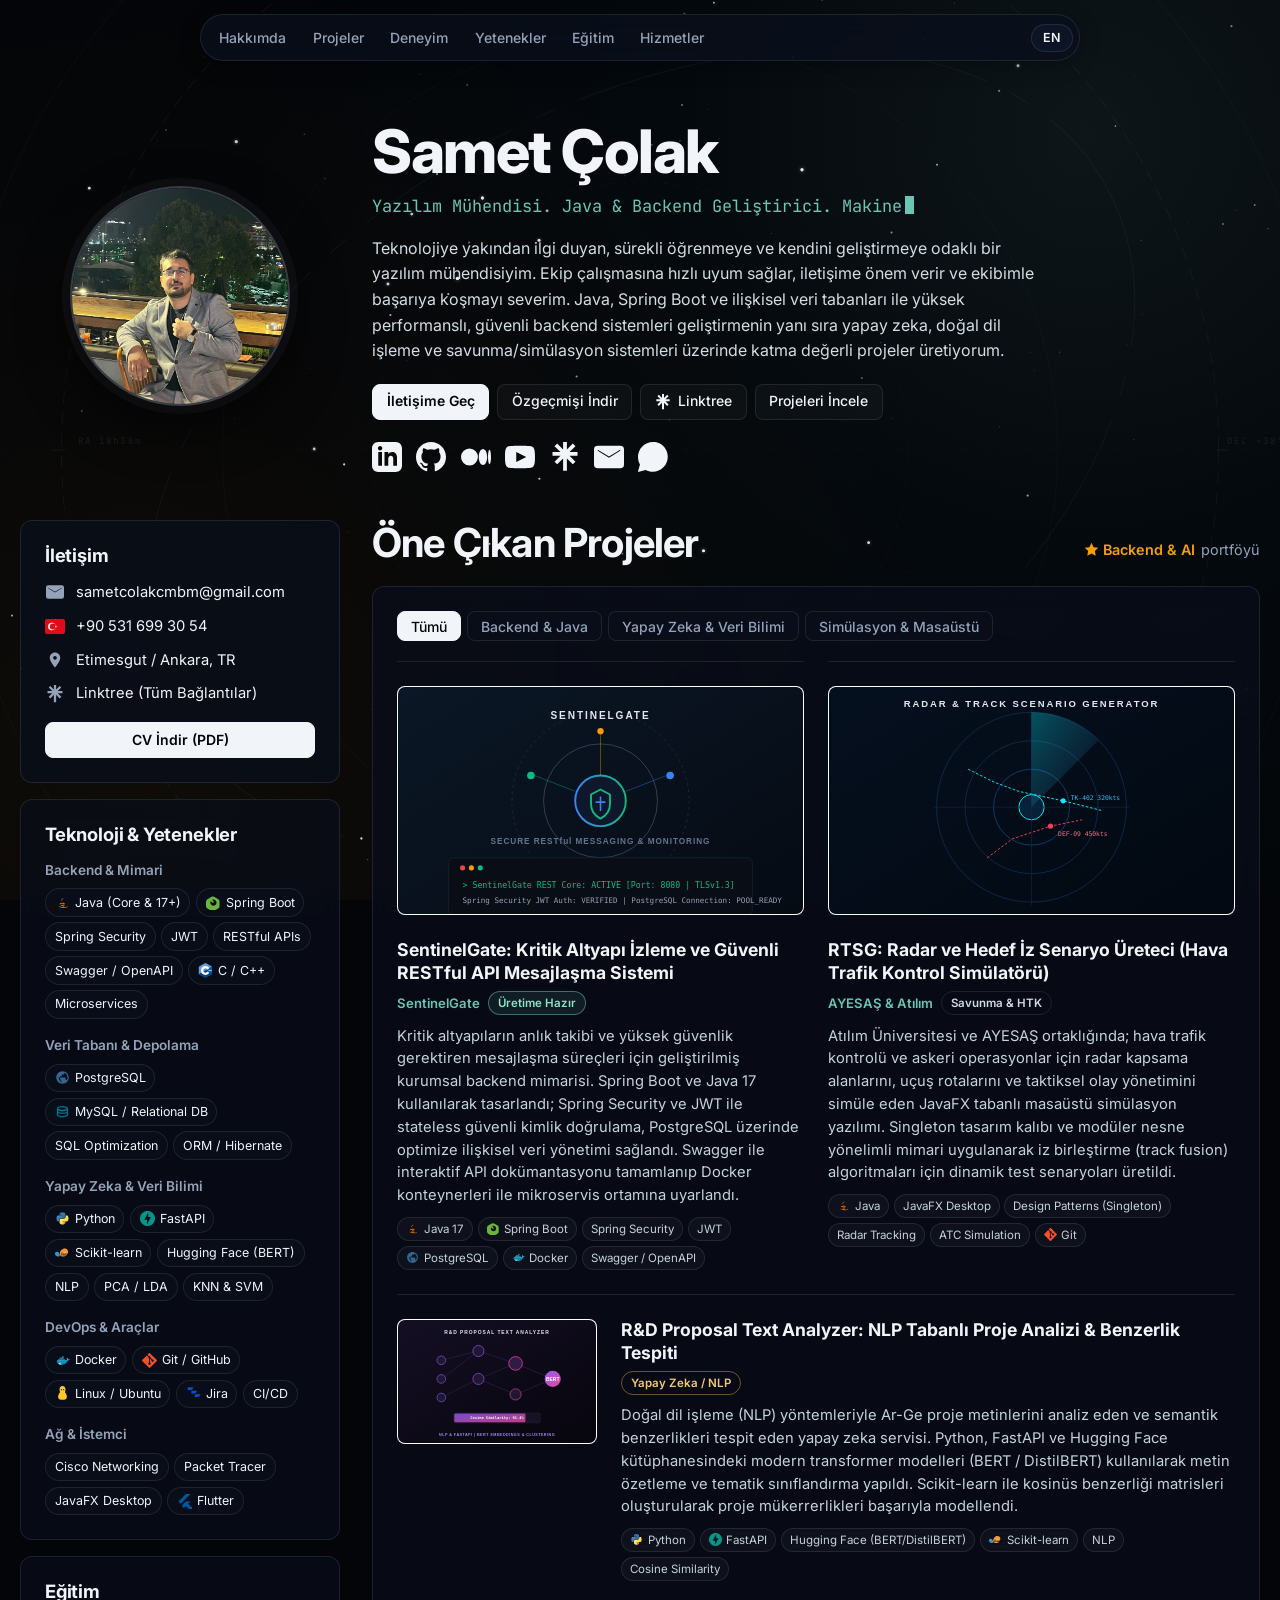
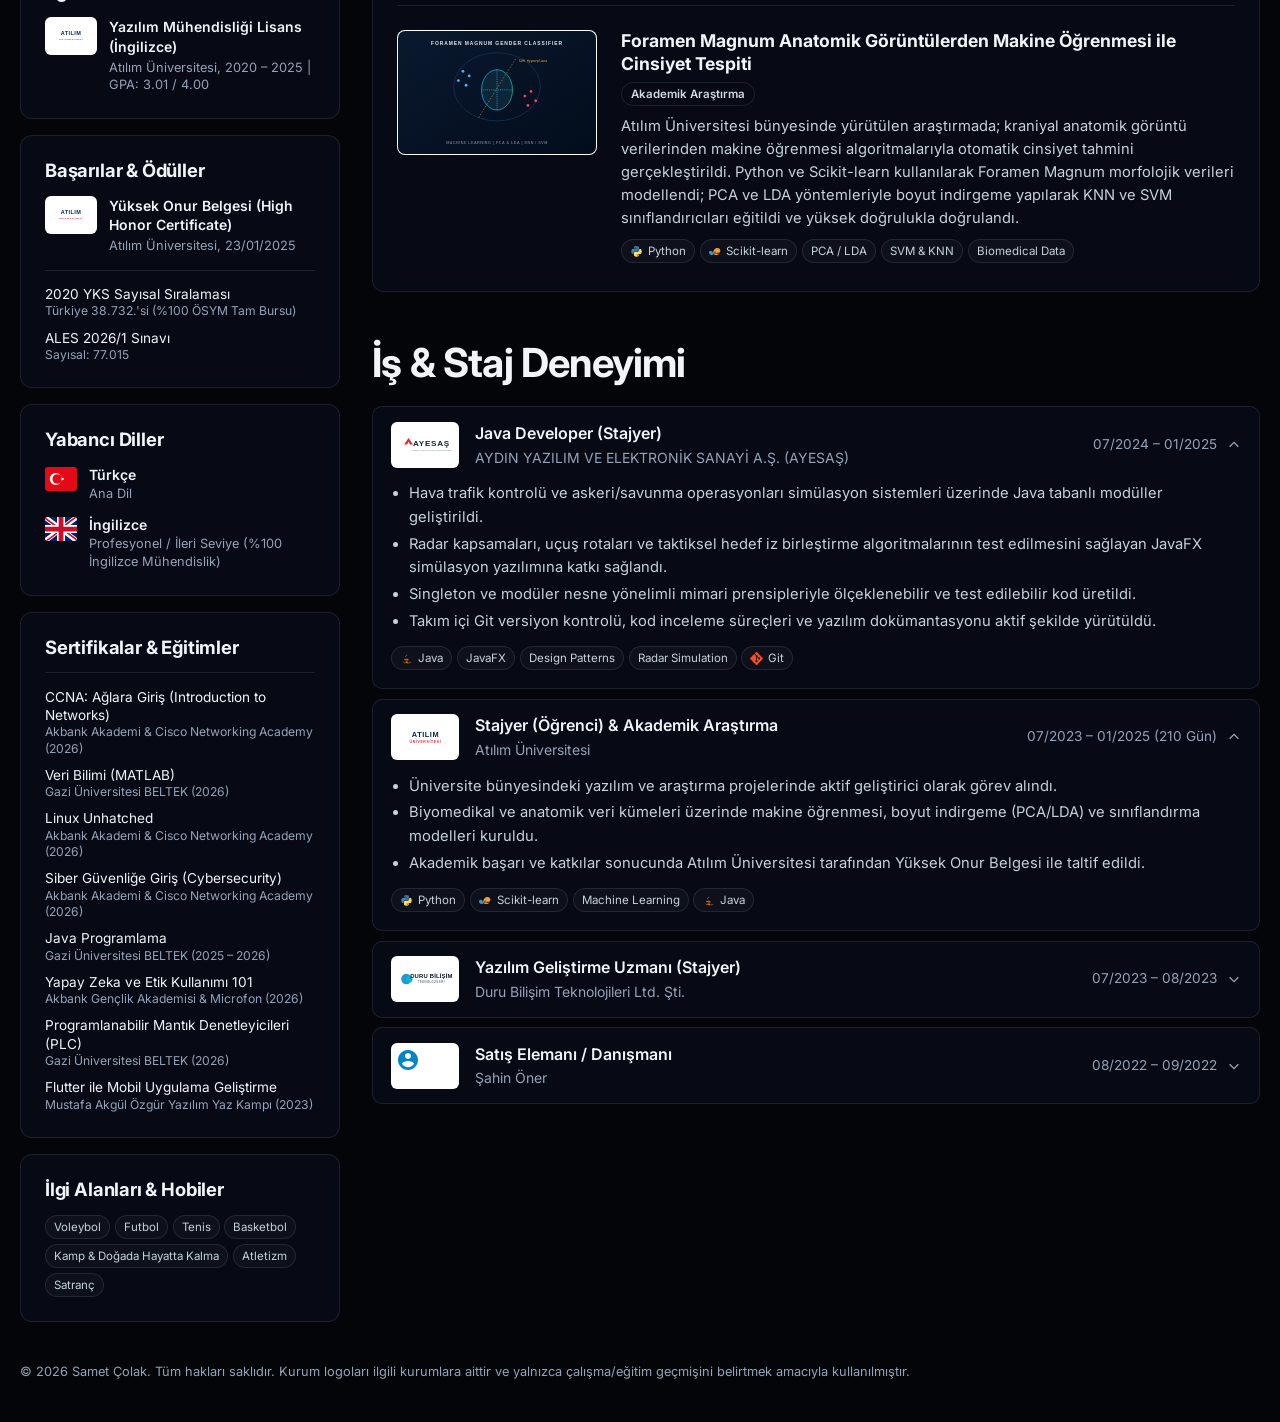
<file: index.html>
<!doctype html>
<html lang="tr" data-title-en="Samet Çolak | Software Engineer & Backend Developer" data-title-tr="Samet Çolak | Yazılım Mühendisi & Backend Geliştirici">
<head>
<meta charset="utf-8">
<meta name="viewport" content="width=device-width, initial-scale=1">
<script>
(function(){var r=document.documentElement,l;r.classList.add('js');try{l=localStorage.getItem('site-lang')}catch(e){}
r.lang=l==='en'?'en':'tr';document.title=r.dataset['title'+(r.lang==='en'?'En':'Tr')]||r.dataset.titleTr})();
</script>
<title>Samet Çolak | Yazılım Mühendisi & Backend Geliştirici</title>
<meta name="description" content="Samet Çolak: Yazılım Mühendisi ve Backend Geliştirici. Java, Spring Boot, PostgreSQL, Yapay Zeka ve Dağıtık Sistemler.">
<meta name="author" content="Samet Çolak">
<link rel="canonical" href="https://sametttclk.github.io/portfolio/">
<meta property="og:type" content="profile">
<meta property="og:title" content="Samet Çolak | Yazılım Mühendisi & Backend Geliştirici">
<meta property="og:description" content="Java, Spring Boot, PostgreSQL, Yapay Zeka ve Simülasyon Sistemleri.">
<meta property="og:url" content="https://sametttclk.github.io/portfolio/">
<meta property="og:image" content="assets/img/portrait.jpg">
<meta name="theme-color" content="#060d14">
<link rel="icon" href="assets/img/flags/tr.svg" type="image/svg+xml">
<link rel="preconnect" href="https://fonts.googleapis.com">
<link rel="preconnect" href="https://fonts.gstatic.com" crossorigin>
<link rel="stylesheet" href="https://fonts.googleapis.com/css2?family=Inter:wght@400;500;600;700;800&family=JetBrains+Mono:wght@400;500&display=swap">
<link rel="stylesheet" href="assets/css/site.css">
<script type="application/ld+json">
{
  "@context": "https://schema.org",
  "@type": "Person",
  "name": "Samet Çolak",
  "url": "https://sametttclk.github.io/portfolio/",
  "image": "assets/img/portrait.jpg",
  "email": "mailto:sametcolakcmbm@gmail.com",
  "telephone": "+905316993054",
  "jobTitle": "Software Engineer & Backend Developer",
  "sameAs": [
    "https://www.linkedin.com/in/sametttclk",
    "https://github.com/sametttclk",
    "https://medium.com/@sametcolakcmbm",
    "https://www.youtube.com/@sametcolak4392",
    "https://sametttclk.github.io/linktree/"
  ],
  "alumniOf": [
    {"@type": "CollegeOrUniversity", "name": "Atılım Üniversitesi"}
  ],
  "knowsAbout": [
    "Java",
    "Spring Boot",
    "PostgreSQL",
    "Python",
    "Docker",
    "Machine Learning",
    "REST APIs",
    "Software Architecture"
  ]
}
</script>
</head>
<body>
<a class="skip" href="#main"><span lang="en">Skip to content</span><span lang="tr">İçeriğe atla</span></a>
<div id="bg" aria-hidden="true">
  <div class="orbit-layer">
    <svg class="orbit-svg" viewBox="0 0 1400 1400" fill="none" xmlns="http://www.w3.org/2000/svg">
      <circle cx="700" cy="700" r="640" stroke="rgba(148, 163, 184, 0.04)" stroke-width="1"/>
      <circle cx="700" cy="700" r="540" stroke="rgba(148, 163, 184, 0.065)" stroke-width="1" stroke-dasharray="12 8"/>
      <ellipse cx="700" cy="700" rx="500" ry="320" transform="rotate(-30 700 700)" stroke="rgba(148, 163, 184, 0.06)" stroke-width="1" stroke-dasharray="160 25 20 25"/>
      <line x1="700" y1="40" x2="700" y2="1360" stroke="rgba(148, 163, 184, 0.03)" stroke-width="1" stroke-dasharray="6 14"/>
      <line x1="40" y1="700" x2="1360" y2="700" stroke="rgba(148, 163, 184, 0.03)" stroke-width="1" stroke-dasharray="6 14"/>
      <circle cx="700" cy="700" r="390" stroke="rgba(148, 163, 184, 0.045)" stroke-width="0.8"/>
      <circle cx="700" cy="700" r="250" stroke="rgba(148, 163, 184, 0.05)" stroke-width="0.8" stroke-dasharray="4 6"/>
      <path d="M700 60 v20 M690 70 h20" stroke="rgba(148, 163, 184, 0.14)" stroke-width="1"/>
      <path d="M700 1320 v20 M690 1330 h20" stroke="rgba(148, 163, 184, 0.14)" stroke-width="1"/>
      <path d="M60 700 h20 M70 690 v20" stroke="rgba(148, 163, 184, 0.14)" stroke-width="1"/>
      <path d="M1320 700 h20 M1330 690 v20" stroke="rgba(148, 163, 184, 0.14)" stroke-width="1"/>
      <g stroke="rgba(148, 163, 184, 0.08)" stroke-width="1">
        <line x1="700" y1="150" x2="700" y2="162"/>
        <line x1="700" y1="1238" x2="700" y2="1250"/>
        <line x1="150" y1="700" x2="162" y2="700"/>
        <line x1="1238" y1="700" x2="1250" y2="700"/>
        <line x1="318" y1="318" x2="326" y2="326"/>
        <line x1="1082" y1="318" x2="1074" y2="326"/>
        <line x1="318" y1="1082" x2="326" y2="1074"/>
        <line x1="1082" y1="1082" x2="1074" y2="1074"/>
      </g>
      <text x="714" y="166" fill="rgba(148, 163, 184, 0.13)" font-family="'JetBrains Mono', monospace" font-size="8.5" letter-spacing="2">TRAJECTORY // 2001-ODYSSEY</text>
      <text x="714" y="1245" fill="rgba(148, 163, 184, 0.13)" font-family="'JetBrains Mono', monospace" font-size="8.5" letter-spacing="2">EVENT HORIZON // R-640</text>
      <text x="1248" y="694" fill="rgba(148, 163, 184, 0.13)" font-family="'JetBrains Mono', monospace" font-size="8.5" letter-spacing="2">DEC +38°47'</text>
      <text x="175" y="694" fill="rgba(148, 163, 184, 0.13)" font-family="'JetBrains Mono', monospace" font-size="8.5" letter-spacing="2">RA 18h36m</text>
    </svg>
  </div>
</div>

<nav class="nav" aria-label="Main">
  <div class="nav-track">
    <a href="#about"><span lang="en">About</span><span lang="tr">Hakkımda</span></a>
    <a href="#projects"><span lang="en">Projects</span><span lang="tr">Projeler</span></a>
    <a href="#experience"><span lang="en">Experience</span><span lang="tr">Deneyim</span></a>
    <a href="#stack"><span lang="en">Stack</span><span lang="tr">Yetenekler</span></a>
    <a href="#education"><span lang="en">Education</span><span lang="tr">Eğitim</span></a>
    <a href="consulting.html"><span lang="en">Services</span><span lang="tr">Hizmetler</span></a>
    <a class="narrow-only" href="#contact"><span lang="en">Contact</span><span lang="tr">İletişim</span></a>
  </div>
  <button id="lang-toggle" type="button">EN</button>
</nav>

<main id="main">
<header class="hero wide" id="about">
  <img class="portrait" src="assets/img/portrait.jpg" width="1100" height="1467" alt="Samet Çolak" fetchpriority="high">
  <div class="hero-copy">
    <h1>Samet Çolak</h1>
    <p class="typed" data-tr="Yazılım Mühendisi. Java &amp; Backend Geliştirici. Makine Öğrenmesi &amp; Sistemler." data-en="Software Engineer. Java &amp; Backend Developer. Machine Learning &amp; Systems."><span class="typed-text"><span lang="tr">Yazılım Mühendisi. Java &amp; Backend Geliştirici. Makine Öğrenmesi &amp; Sistemler.</span><span lang="en">Software Engineer. Java &amp; Backend Developer. Machine Learning &amp; Systems.</span></span><i aria-hidden="true"></i></p>
    <p class="bio" lang="tr">Teknolojiye yakından ilgi duyan, sürekli öğrenmeye ve kendini geliştirmeye odaklı bir yazılım mühendisiyim. Ekip çalışmasına hızlı uyum sağlar, iletişime önem verir ve ekibimle başarıya koşmayı severim. Java, Spring Boot ve ilişkisel veri tabanları ile yüksek performanslı, güvenli backend sistemleri geliştirmenin yanı sıra yapay zeka, doğal dil işleme ve savunma/simülasyon sistemleri üzerinde katma değerli projeler üretiyorum.</p>
    <p class="bio" lang="en">Passionate and disciplined Software Engineer focused on building high-performance, secure and scalable backend systems using Java, Spring Boot and relational databases. Experienced in machine learning, NLP and defense/mission-critical simulation software. Committed to continuous learning, strong communication and delivering reliable production systems.</p>
    <div class="acts">
      <a class="act solid" href="mailto:sametcolakcmbm@gmail.com"><span lang="en">Get in touch</span><span lang="tr">İletişime Geç</span></a>
      <a class="act" href="assets/docs/Samet_Colak_CV.pdf" download><span lang="en">Download CV</span><span lang="tr">Özgeçmişi İndir</span></a>
      <a class="act" href="https://sametttclk.github.io/linktree/" target="_blank" rel="noopener"><svg viewBox="0 0 24 24" width="16" height="16" fill="currentColor" aria-hidden="true"><path d="M13.51 5.92 18.25 1.18 20.37 3.3 15.63 8.04H22V11H15.63L20.37 15.74 18.25 17.86 13.51 13.12V23H10.49V13.12L5.75 17.86 3.63 15.74 8.37 11H2V8.04H8.37L3.63 3.3 5.75 1.18 10.49 5.92V0H13.51V5.92Z"/></svg><span lang="en">Linktree</span><span lang="tr">Linktree</span></a>
      <a class="act" href="#projects"><span lang="en">Explore Projects</span><span lang="tr">Projeleri İncele</span></a>
    </div>
    <div class="socials">
      <a href="https://www.linkedin.com/in/sametttclk" target="_blank" rel="noopener" aria-label="LinkedIn" title="LinkedIn"><svg viewBox="0 0 24 24" width="30" height="30" fill="currentColor" aria-hidden="true"><path d="M19 0h-14c-2.761 0-5 2.239-5 5v14c0 2.761 2.239 5 5 5h14c2.762 0 5-2.239 5-5v-14c0-2.761-2.238-5-5-5zm-11 19h-3v-11h3v11zm-1.5-12.268c-.966 0-1.75-.79-1.75-1.764s.784-1.764 1.75-1.764 1.75.79 1.75 1.764-.783 1.764-1.75 1.764zm13.5 12.268h-3v-5.604c0-3.368-4-3.113-4 0v5.604h-3v-11h3v1.765c1.396-2.586 7-2.777 7 2.476v6.759z"/></svg></a>
      <a href="https://github.com/sametttclk" target="_blank" rel="noopener" aria-label="GitHub" title="GitHub"><svg viewBox="0 0 24 24" width="30" height="30" fill="currentColor" aria-hidden="true"><path d="M12 0c-6.626 0-12 5.373-12 12 0 5.302 3.438 9.8 8.207 11.387.599.111.793-.261.793-.577v-2.234c-3.338.726-4.033-1.416-4.033-1.416-.546-1.387-1.333-1.756-1.333-1.756-1.089-.745.083-.729.083-.729 1.205.084 1.839 1.237 1.839 1.237 1.07 1.834 2.807 1.304 3.492.997.107-.775.418-1.305.762-1.604-2.665-.305-5.467-1.334-5.467-5.931 0-1.311.469-2.381 1.236-3.221-.124-.303-.535-1.524.117-3.176 0 0 1.008-.322 3.301 1.23.957-.266 1.983-.399 3.003-.404 1.02.005 2.047.138 3.006.404 2.291-1.552 3.297-1.23 3.297-1.23.653 1.653.242 2.874.118 3.176.77.84 1.235 1.911 1.235 3.221 0 4.609-2.807 5.624-5.479 5.921.43.372.823 1.102.823 2.222v3.293c0 .319.192.694.801.576 4.765-1.589 8.199-6.086 8.199-11.386 0-6.627-5.373-12-12-12z"/></svg></a>
      <a href="https://medium.com/@sametcolakcmbm" target="_blank" rel="noopener" aria-label="Medium" title="Medium"><svg viewBox="0 0 24 24" width="30" height="30" fill="currentColor" aria-hidden="true"><path d="M13.54 12a6.8 6.8 0 01-6.77 6.82A6.8 6.8 0 010 12a6.8 6.8 0 016.77-6.82A6.8 6.8 0 0113.54 12zM20.96 12c0 3.54-1.51 6.42-3.38 6.42-1.87 0-3.39-2.88-3.39-6.42s1.52-6.42 3.39-6.42 3.38 2.88 3.38 6.42M24 12c0 3.17-.53 5.75-1.19 5.75-.66 0-1.19-2.58-1.19-5.75s.53-5.75 1.19-5.75C23.47 6.25 24 8.83 24 12z"/></svg></a>
      <a href="https://www.youtube.com/@sametcolak4392" target="_blank" rel="noopener" aria-label="YouTube" title="YouTube"><svg viewBox="0 0 24 24" width="30" height="30" fill="currentColor" aria-hidden="true"><path d="M19.615 3.184c-3.604-.246-11.631-.245-15.23 0-3.897.266-4.356 2.62-4.385 8.816.029 6.185.484 8.549 4.385 8.816 3.6.245 11.626.246 15.23 0 3.897-.266 4.356-2.62 4.385-8.816-.029-6.185-.484-8.549-4.385-8.816zm-10.615 12.816v-8l8 3.993-8 4.007z"/></svg></a>
      <a href="https://sametttclk.github.io/linktree/" target="_blank" rel="noopener" aria-label="Linktree" title="Linktree"><svg viewBox="0 0 24 24" width="30" height="30" fill="currentColor" aria-hidden="true"><path d="M13.51 5.92 18.25 1.18 20.37 3.3 15.63 8.04H22V11H15.63L20.37 15.74 18.25 17.86 13.51 13.12V23H10.49V13.12L5.75 17.86 3.63 15.74 8.37 11H2V8.04H8.37L3.63 3.3 5.75 1.18 10.49 5.92V0H13.51V5.92Z"/></svg></a>
      <a href="mailto:sametcolakcmbm@gmail.com" aria-label="Email" title="Email"><svg viewBox="0 0 24 24" width="30" height="30" fill="currentColor" aria-hidden="true"><path d="M3 3h18a3 3 0 0 1 3 3v12a3 3 0 0 1-3 3H3a3 3 0 0 1-3-3V6a3 3 0 0 1 3-3zm0 3.2V7l9 5.6L21 7v-.8l-9 5.4z"/></svg></a>
      <a href="https://wa.me/905316993054" target="_blank" rel="noopener" aria-label="WhatsApp" title="WhatsApp"><svg viewBox="0 0 24 24" width="30" height="30" fill="currentColor" aria-hidden="true"><path d="M12.031 6.172c-3.181 0-5.767 2.586-5.768 5.766-.001 1.298.38 2.27 1.019 3.287l-.582 2.128 2.182-.573c.978.58 1.911.928 3.145.929 3.178 0 5.767-2.587 5.768-5.766.001-3.187-2.575-5.77-5.764-5.771zm3.392 8.244c-.144.405-.837.774-1.17.824-.299.045-.677.063-1.092-.069-.252-.08-.575-.187-.988-.365-1.739-.751-2.874-2.502-2.961-2.617-.087-.116-.708-.94-.708-1.793s.448-1.273.607-1.446c.159-.173.346-.217.462-.217l.332.006c.106.005.249-.04.39.298.144.347.491 1.2.534 1.287.043.087.072.188.014.304-.058.116-.087.188-.173.289l-.26.304c-.087.086-.177.18-.076.354.101.174.449.741.964 1.201.662.591 1.221.774 1.394.86s.275.072.376-.044c.101-.116.433-.506.549-.68.116-.173.231-.145.39-.087s1.011.477 1.184.564.289.13.332.202c.045.072.045.419-.1.824zm-3.423-14.416c-6.627 0-12 5.373-12 12 0 2.158.57 4.184 1.564 5.938l-1.657 6.052 6.223-1.632c1.691.923 3.633 1.448 5.696 1.448 6.627 0 12-5.373 12-12 0-6.627-5.373-12-12-12z"/></svg></a>
    </div>
  </div>
</header>

<div class="layout wide">
<aside class="side" aria-label="Profile details">
  <section class="panel side-card" id="contact">
    <h2><span lang="en">Contact</span><span lang="tr">İletişim</span></h2>
    <ul class="contact-list">
      <li><svg viewBox="0 0 24 24" fill="currentColor" aria-hidden="true"><path d="M3 3h18a3 3 0 0 1 3 3v12a3 3 0 0 1-3 3H3a3 3 0 0 1-3-3V6a3 3 0 0 1 3-3zm0 3.2V7l9 5.6L21 7v-.8l-9 5.4z"/></svg><a href="mailto:sametcolakcmbm@gmail.com">sametcolakcmbm@gmail.com</a></li>
      <li><img src="assets/img/flags/tr.svg" alt="Türkiye" width="20" height="15"><a href="tel:+905316993054">+90 531 699 30 54</a></li>
      <li><svg viewBox="0 0 24 24" fill="currentColor" aria-hidden="true"><path d="M12 2C8.13 2 5 5.13 5 9c0 5.25 7 13 7 13s7-7.75 7-13c0-3.87-3.13-7-7-7zm0 9.5c-1.38 0-2.5-1.12-2.5-2.5s1.12-2.5 2.5-2.5 2.5 1.12 2.5 2.5-1.12 2.5-2.5 2.5z"/></svg><span>Etimesgut / Ankara, TR</span></li>
      <li><svg viewBox="0 0 24 24" width="20" height="15" fill="currentColor" aria-hidden="true"><path d="M13.51 5.92 18.25 1.18 20.37 3.3 15.63 8.04H22V11H15.63L20.37 15.74 18.25 17.86 13.51 13.12V23H10.49V13.12L5.75 17.86 3.63 15.74 8.37 11H2V8.04H8.37L3.63 3.3 5.75 1.18 10.49 5.92V0H13.51V5.92Z"/></svg><a href="https://sametttclk.github.io/linktree/" target="_blank" rel="noopener">Linktree (Tüm Bağlantılar)</a></li>
    </ul>
    <a class="act solid" href="assets/docs/Samet_Colak_CV.pdf" download><span lang="en">Download CV (PDF)</span><span lang="tr">CV İndir (PDF)</span></a>
  </section>

  <div class="side-rest">
    <section class="panel side-card" id="stack">
      <h2><span lang="en">Tech Stack &amp; Skills</span><span lang="tr">Teknoloji &amp; Yetenekler</span></h2>
      <div class="stack-group">
        <h3><span lang="en">Backend &amp; Architecture</span><span lang="tr">Backend &amp; Mimari</span></h3>
        <ul class="chips big">
          <li><img src="assets/img/tech/java.svg" alt="" width="16" height="16" loading="lazy">Java (Core &amp; 17+)</li>
          <li><img src="assets/img/tech/springboot.svg" alt="" width="16" height="16" loading="lazy">Spring Boot</li>
          <li>Spring Security</li>
          <li>JWT</li>
          <li>RESTful APIs</li>
          <li>Swagger / OpenAPI</li>
          <li><img src="assets/img/tech/cplusplus.svg" alt="" width="16" height="16" loading="lazy">C / C++</li>
          <li>Microservices</li>
        </ul>
      </div>
      <div class="stack-group">
        <h3><span lang="en">Databases &amp; Storage</span><span lang="tr">Veri Tabanı &amp; Depolama</span></h3>
        <ul class="chips big">
          <li><img src="assets/img/tech/postgresql.svg" alt="" width="16" height="16" loading="lazy">PostgreSQL</li>
          <li><img src="assets/img/tech/mysql.svg" alt="" width="16" height="16" loading="lazy">MySQL / Relational DB</li>
          <li>SQL Optimization</li>
          <li>ORM / Hibernate</li>
        </ul>
      </div>
      <div class="stack-group">
        <h3><span lang="en">AI, ML &amp; Data Science</span><span lang="tr">Yapay Zeka &amp; Veri Bilimi</span></h3>
        <ul class="chips big">
          <li><img src="assets/img/tech/python.svg" alt="" width="16" height="16" loading="lazy">Python</li>
          <li><img src="assets/img/tech/fastapi.svg" alt="" width="16" height="16" loading="lazy">FastAPI</li>
          <li><img src="assets/img/tech/scikitlearn.svg" alt="" width="16" height="16" loading="lazy">Scikit-learn</li>
          <li>Hugging Face (BERT)</li>
          <li>NLP</li>
          <li>PCA / LDA</li>
          <li>KNN &amp; SVM</li>
        </ul>
      </div>
      <div class="stack-group">
        <h3><span lang="en">DevOps &amp; Infrastructure</span><span lang="tr">DevOps &amp; Araçlar</span></h3>
        <ul class="chips big">
          <li><img src="assets/img/tech/docker.svg" alt="" width="16" height="16" loading="lazy">Docker</li>
          <li><img src="assets/img/tech/git.svg" alt="" width="16" height="16" loading="lazy">Git / GitHub</li>
          <li><img src="assets/img/tech/linux.svg" alt="" width="16" height="16" loading="lazy">Linux / Ubuntu</li>
          <li><img src="assets/img/tech/jira.svg" alt="" width="16" height="16" loading="lazy">Jira</li>
          <li>CI/CD</li>
        </ul>
      </div>
      <div class="stack-group">
        <h3><span lang="en">Networking &amp; UI</span><span lang="tr">Ağ &amp; İstemci</span></h3>
        <ul class="chips big">
          <li>Cisco Networking</li>
          <li>Packet Tracer</li>
          <li>JavaFX Desktop</li>
          <li><img src="assets/img/tech/flutter.svg" alt="" width="16" height="16" loading="lazy">Flutter</li>
        </ul>
      </div>
    </section>

    <section class="panel side-card" id="education">
      <h2><span lang="en">Education</span><span lang="tr">Eğitim</span></h2>
      <ul class="rows">
        <li>
          <span class="mini"><img src="assets/img/logos/atilim.svg" alt="Atılım Üniversitesi" loading="lazy"></span>
          <span class="edu-title">
            <strong><span lang="en">B.Sc. in Software Engineering (English)</span><span lang="tr">Yazılım Mühendisliği Lisans (İngilizce)</span></strong>
            <span class="org">Atılım Üniversitesi, 2020 – 2025 | GPA: 3.01 / 4.00</span>
          </span>
        </li>
      </ul>
    </section>

    <section class="panel side-card" id="awards">
      <h2><span lang="en">Honors &amp; Achievements</span><span lang="tr">Başarılar &amp; Ödüller</span></h2>
      <ul class="rows">
        <li>
          <span class="mini"><img src="assets/img/logos/atilim.svg" alt="Atılım Üniversitesi" loading="lazy"></span>
          <span class="edu-title">
            <strong><span lang="en">High Honor Certificate (Yüksek Onur Belgesi)</span><span lang="tr">Yüksek Onur Belgesi (High Honor Certificate)</span></strong>
            <span class="org">Atılım Üniversitesi, 23/01/2025</span>
          </span>
        </li>
      </ul>
      <ul class="courses">
        <li><span lang="en">2020 Higher Education Exam (YKS)</span><span lang="tr">2020 YKS Sayısal Sıralaması</span><span class="org">Türkiye 38.732.'si (%100 ÖSYM Tam Bursu)</span></li>
        <li><span lang="en">Academic Staff &amp; Graduate Exam (ALES 2026/1)</span><span lang="tr">ALES 2026/1 Sınavı</span><span class="org">Sayısal: 77.015</span></li>
      </ul>
    </section>

    <section class="panel side-card" id="languages">
      <h2><span lang="en">Languages</span><span lang="tr">Yabancı Diller</span></h2>
      <ul class="langs">
        <li>
          <img src="assets/img/flags/tr.svg" alt="Türkçe" width="40" height="30">
          <span><strong><span lang="en">Turkish</span><span lang="tr">Türkçe</span></strong><span class="org"><span lang="en">Native</span><span lang="tr">Ana Dil</span></span></span>
        </li>
        <li>
          <img src="assets/img/flags/gb.svg" alt="English" width="40" height="30">
          <span><strong><span lang="en">English</span><span lang="tr">İngilizce</span></strong><span class="org"><span lang="en">Professional working proficiency (%100 English degree)</span><span lang="tr">Profesyonel / İleri Seviye (%100 İngilizce Mühendislik)</span></span></span>
        </li>
      </ul>
    </section>

    <section class="panel side-card" id="courses">
      <h2><span lang="en">Certifications &amp; Training</span><span lang="tr">Sertifikalar &amp; Eğitimler</span></h2>
      <ul class="courses">
        <li>CCNA: Ağlara Giriş (Introduction to Networks)<span class="org">Akbank Akademi &amp; Cisco Networking Academy (2026)</span></li>
        <li>Veri Bilimi (MATLAB)<span class="org">Gazi Üniversitesi BELTEK (2026)</span></li>
        <li>Linux Unhatched<span class="org">Akbank Akademi &amp; Cisco Networking Academy (2026)</span></li>
        <li>Siber Güvenliğe Giriş (Cybersecurity)<span class="org">Akbank Akademi &amp; Cisco Networking Academy (2026)</span></li>
        <li>Java Programlama<span class="org">Gazi Üniversitesi BELTEK (2025 – 2026)</span></li>
        <li>Yapay Zeka ve Etik Kullanımı 101<span class="org">Akbank Gençlik Akademisi &amp; Microfon (2026)</span></li>
        <li>Programlanabilir Mantık Denetleyicileri (PLC)<span class="org">Gazi Üniversitesi BELTEK (2026)</span></li>
        <li>Flutter ile Mobil Uygulama Geliştirme<span class="org">Mustafa Akgül Özgür Yazılım Yaz Kampı (2023)</span></li>
      </ul>
    </section>

    <section class="panel side-card" id="hobbies">
      <h2><span lang="en">Interests &amp; Hobbies</span><span lang="tr">İlgi Alanları &amp; Hobiler</span></h2>
      <ul class="chips">
        <li>Voleybol</li>
        <li>Futbol</li>
        <li>Tenis</li>
        <li>Basketbol</li>
        <li>Kamp &amp; Doğada Hayatta Kalma</li>
        <li>Atletizm</li>
        <li>Satranç</li>
      </ul>
    </section>
  </div>
</aside>

<div class="content">
<section class="section" id="projects">
  <div class="sec-head">
    <h2><span lang="en">Featured Projects</span><span lang="tr">Öne Çıkan Projeler</span></h2>
    <a class="stars total" href="https://github.com/sametttclk" target="_blank" rel="noopener"><svg viewBox="0 0 16 16" aria-hidden="true"><path d="M8 .9l2.2 4.6 5 .7-3.6 3.5.9 5L8 12.3l-4.5 2.4.9-5L.8 6.2l5-.7z"/></svg><b>Backend &amp; AI</b><span lang="en">portfolio</span><span lang="tr">portföyü</span></a>
  </div>
  <div class="panel">
    <div class="filters" role="group" aria-label="Filter projects">
      <button type="button" data-filter="all" aria-pressed="true"><span lang="en">All</span><span lang="tr">Tümü</span></button>
      <button type="button" data-filter="backend" aria-pressed="false"><span lang="en">Backend &amp; Java</span><span lang="tr">Backend &amp; Java</span></button>
      <button type="button" data-filter="ai" aria-pressed="false"><span lang="en">AI &amp; Data Science</span><span lang="tr">Yapay Zeka &amp; Veri Bilimi</span></button>
      <button type="button" data-filter="systems" aria-pressed="false"><span lang="en">Simulation &amp; Desktop</span><span lang="tr">Simülasyon &amp; Masaüstü</span></button>
    </div>
    <div class="list" id="grid">

      <!-- SentinelGate -->
      <article class="card feature" data-tags="backend">
        <a class="thumb" href="#sentinelgate" tabindex="-1"><img src="assets/img/work/sentinelgate.svg" width="640" height="400" loading="lazy" alt="SentinelGate Secure Backend Architecture"></a>
        <div class="card-body">
          <div class="card-head">
            <h3><span lang="en">SentinelGate: Critical Infrastructure Monitoring &amp; Secure RESTful API Backend</span><span lang="tr">SentinelGate: Kritik Altyapı İzleme ve Güvenli RESTful API Mesajlaşma Sistemi</span></h3>
            <div class="badges">
              <span class="card-name">SentinelGate</span>
              <span class="badge prod"><span lang="en">Production-ready</span><span lang="tr">Üretime Hazır</span></span>
            </div>
          </div>
          <p lang="tr">Kritik altyapıların anlık takibi ve yüksek güvenlik gerektiren mesajlaşma süreçleri için geliştirilmiş kurumsal backend mimarisi. Spring Boot ve Java 17 kullanılarak tasarlandı; Spring Security ve JWT ile stateless güvenli kimlik doğrulama, PostgreSQL üzerinde optimize ilişkisel veri yönetimi sağlandı. Swagger ile interaktif API dokümantasyonu tamamlanıp Docker konteynerleri ile mikroservis ortamına uyarlandı.</p>
          <p lang="en">Enterprise backend architecture engineered for critical infrastructure monitoring and high-assurance messaging. Built with Java 17 and Spring Boot, featuring stateless JWT authentication via Spring Security, optimized relational schema on PostgreSQL, interactive Swagger documentation, and full Docker containerization for seamless deployment.</p>
          <ul class="chips">
            <li><img src="assets/img/tech/java.svg" alt="" width="16" height="16" loading="lazy">Java 17</li>
            <li><img src="assets/img/tech/springboot.svg" alt="" width="16" height="16" loading="lazy">Spring Boot</li>
            <li>Spring Security</li>
            <li>JWT</li>
            <li><img src="assets/img/tech/postgresql.svg" alt="" width="16" height="16" loading="lazy">PostgreSQL</li>
            <li><img src="assets/img/tech/docker.svg" alt="" width="16" height="16" loading="lazy">Docker</li>
            <li>Swagger / OpenAPI</li>
          </ul>
        </div>
      </article>

      <!-- RTSG -->
      <article class="card feature" data-tags="systems backend">
        <a class="thumb" href="#rtsg" tabindex="-1"><img src="assets/img/work/rtsg.svg" width="640" height="400" loading="lazy" alt="Radar and Track Scenario Generator ATC Simulator"></a>
        <div class="card-body">
          <div class="card-head">
            <h3><span lang="en">RTSG: Radar &amp; Track Scenario Generator (Air Traffic Control Simulation)</span><span lang="tr">RTSG: Radar ve Hedef İz Senaryo Üreteci (Hava Trafik Kontrol Simülatörü)</span></h3>
            <div class="badges">
              <span class="card-name">AYESAŞ &amp; Atılım</span>
              <span class="badge"><span lang="en">Defense &amp; ATC</span><span lang="tr">Savunma &amp; HTK</span></span>
            </div>
          </div>
          <p lang="tr">Atılım Üniversitesi ve AYESAŞ ortaklığında; hava trafik kontrolü ve askeri operasyonlar için radar kapsama alanlarını, uçuş rotalarını ve taktiksel olay yönetimini simüle eden JavaFX tabanlı masaüstü simülasyon yazılımı. Singleton tasarım kalıbı ve modüler nesne yönelimli mimari uygulanarak iz birleştirme (track fusion) algoritmaları için dinamik test senaryoları üretildi.</p>
          <p lang="en">Developed in collaboration with Atılım University and AYESAŞ: A modular JavaFX desktop simulation platform simulating radar coverage envelopes, flight corridors, and tactical event management for air traffic control and military operations. Utilized Singleton design pattern and scalable OOP architecture to generate test scenarios for track-fusion algorithms.</p>
          <ul class="chips">
            <li><img src="assets/img/tech/java.svg" alt="" width="16" height="16" loading="lazy">Java</li>
            <li>JavaFX Desktop</li>
            <li>Design Patterns (Singleton)</li>
            <li>Radar Tracking</li>
            <li>ATC Simulation</li>
            <li><img src="assets/img/tech/git.svg" alt="" width="16" height="16" loading="lazy">Git</li>
          </ul>
        </div>
      </article>

      <!-- R&D Proposal Text Analyzer -->
      <article class="card" data-tags="ai backend">
        <a class="thumb" href="#rd-analyzer" tabindex="-1"><img src="assets/img/work/rd-analyzer.svg" width="640" height="400" loading="lazy" alt="R&amp;D Proposal Text Analyzer NLP System"></a>
        <div class="card-body">
          <div class="card-head">
            <h3><span lang="en">R&amp;D Proposal Text Analyzer: NLP Similarity &amp; Classification Service</span><span lang="tr">R&amp;D Proposal Text Analyzer: NLP Tabanlı Proje Analizi &amp; Benzerlik Tespiti</span></h3>
            <div class="badges">
              <span class="badge dev"><span lang="en">AI / NLP</span><span lang="tr">Yapay Zeka / NLP</span></span>
            </div>
          </div>
          <p lang="tr">Doğal dil işleme (NLP) yöntemleriyle Ar-Ge proje metinlerini analiz eden ve semantik benzerlikleri tespit eden yapay zeka servisi. Python, FastAPI ve Hugging Face kütüphanesindeki modern transformer modelleri (BERT / DistilBERT) kullanılarak metin özetleme ve tematik sınıflandırma yapıldı. Scikit-learn ile kosinüs benzerliği matrisleri oluşturularak proje mükerrerlikleri başarıyla modellendi.</p>
          <p lang="en">AI service engineered to analyze R&amp;D project proposals and detect semantic overlap using advanced Natural Language Processing. Built with Python, FastAPI, and Hugging Face transformer models (BERT / DistilBERT) for automated text summarization and categorization. Generates cosine similarity matrices via Scikit-learn to prevent proposal duplication.</p>
          <ul class="chips">
            <li><img src="assets/img/tech/python.svg" alt="" width="16" height="16" loading="lazy">Python</li>
            <li><img src="assets/img/tech/fastapi.svg" alt="" width="16" height="16" loading="lazy">FastAPI</li>
            <li>Hugging Face (BERT/DistilBERT)</li>
            <li><img src="assets/img/tech/scikitlearn.svg" alt="" width="16" height="16" loading="lazy">Scikit-learn</li>
            <li>NLP</li>
            <li>Cosine Similarity</li>
          </ul>
        </div>
      </article>

      <!-- Foramen Magnum Gender Classifier -->
      <article class="card" data-tags="ai">
        <a class="thumb" href="#foramen-magnum" tabindex="-1"><img src="assets/img/work/foramen-magnum.svg" width="640" height="400" loading="lazy" alt="Machine Learning Cranial Analysis"></a>
        <div class="card-body">
          <div class="card-head">
            <h3><span lang="en">Foramen Magnum Anatomical Gender Classifier with Machine Learning</span><span lang="tr">Foramen Magnum Anatomik Görüntülerden Makine Öğrenmesi ile Cinsiyet Tespiti</span></h3>
            <div class="badges">
              <span class="badge"><span lang="en">Academic Research</span><span lang="tr">Akademik Araştırma</span></span>
            </div>
          </div>
          <p lang="tr">Atılım Üniversitesi bünyesinde yürütülen araştırmada; kraniyal anatomik görüntü verilerinden makine öğrenmesi algoritmalarıyla otomatik cinsiyet tahmini gerçekleştirildi. Python ve Scikit-learn kullanılarak Foramen Magnum morfolojik verileri modellendi; PCA ve LDA yöntemleriyle boyut indirgeme yapılarak KNN ve SVM sınıflandırıcıları eğitildi ve yüksek doğrulukla doğrulandı.</p>
          <p lang="en">Academic research conducted at Atılım University: Automated gender determination from cranial anatomical imagery using machine learning. Utilized Python and Scikit-learn to process morphological data, applied PCA and LDA for dimensionality reduction, and trained high-precision KNN and SVM classifiers with comprehensive cross-validation.</p>
          <ul class="chips">
            <li><img src="assets/img/tech/python.svg" alt="" width="16" height="16" loading="lazy">Python</li>
            <li><img src="assets/img/tech/scikitlearn.svg" alt="" width="16" height="16" loading="lazy">Scikit-learn</li>
            <li>PCA / LDA</li>
            <li>SVM &amp; KNN</li>
            <li>Biomedical Data</li>
          </ul>
        </div>
      </article>

    </div>
  </div>
</section>

<section class="section" id="experience">
  <h2><span lang="en">Work Experience</span><span lang="tr">İş &amp; Staj Deneyimi</span></h2>

  <!-- AYESAŞ -->
  <details class="job" open>
    <summary>
      <span class="mini"><img src="assets/img/logos/ayesas.svg" alt="AYESAŞ" loading="lazy"></span>
      <span class="job-title">
        <strong><span lang="en">Java Developer (Intern)</span><span lang="tr">Java Developer (Stajyer)</span></strong>
        <span class="org">AYDIN YAZILIM VE ELEKTRONİK SANAYİ A.Ş. (AYESAŞ)</span>
      </span>
      <span class="yr">07/2024 – 01/2025<svg class="chev" viewBox="0 0 16 16" aria-hidden="true"><path d="M3 6l5 5 5-5" fill="none" stroke="currentColor" stroke-width="1.6"/></svg></span>
    </summary>
    <div class="job-body">
      <ul lang="tr">
        <li>Hava trafik kontrolü ve askeri/savunma operasyonları simülasyon sistemleri üzerinde Java tabanlı modüller geliştirildi.</li>
        <li>Radar kapsamaları, uçuş rotaları ve taktiksel hedef iz birleştirme algoritmalarının test edilmesini sağlayan JavaFX simülasyon yazılımına katkı sağlandı.</li>
        <li>Singleton ve modüler nesne yönelimli mimari prensipleriyle ölçeklenebilir ve test edilebilir kod üretildi.</li>
        <li>Takım içi Git versiyon kontrolü, kod inceleme süreçleri ve yazılım dokümantasyonu aktif şekilde yürütüldü.</li>
      </ul>
      <ul lang="en">
        <li>Developed Java modules for air traffic control and military operations simulation systems.</li>
        <li>Contributed to JavaFX-based simulation software replicating radar coverage envelopes, flight tracks, and track fusion test cases.</li>
        <li>Engineered clean, testable code applying Singleton design pattern and modular object-oriented software architecture.</li>
        <li>Actively collaborated in Git workflows, code reviews, and comprehensive software documentation.</li>
      </ul>
      <ul class="chips">
        <li><img src="assets/img/tech/java.svg" alt="" width="16" height="16" loading="lazy">Java</li>
        <li>JavaFX</li>
        <li>Design Patterns</li>
        <li>Radar Simulation</li>
        <li><img src="assets/img/tech/git.svg" alt="" width="16" height="16" loading="lazy">Git</li>
      </ul>
    </div>
  </details>

  <!-- Atılım Üniversitesi -->
  <details class="job" open>
    <summary>
      <span class="mini"><img src="assets/img/logos/atilim.svg" alt="Atılım Üniversitesi" loading="lazy"></span>
      <span class="job-title">
        <strong><span lang="en">Software Intern &amp; Academic Researcher</span><span lang="tr">Stajyer (Öğrenci) &amp; Akademik Araştırma</span></strong>
        <span class="org">Atılım Üniversitesi</span>
      </span>
      <span class="yr">07/2023 – 01/2025 (210 Gün)<svg class="chev" viewBox="0 0 16 16" aria-hidden="true"><path d="M3 6l5 5 5-5" fill="none" stroke="currentColor" stroke-width="1.6"/></svg></span>
    </summary>
    <div class="job-body">
      <ul lang="tr">
        <li>Üniversite bünyesindeki yazılım ve araştırma projelerinde aktif geliştirici olarak görev alındı.</li>
        <li>Biyomedikal ve anatomik veri kümeleri üzerinde makine öğrenmesi, boyut indirgeme (PCA/LDA) ve sınıflandırma modelleri kuruldu.</li>
        <li>Akademik başarı ve katkılar sonucunda Atılım Üniversitesi tarafından Yüksek Onur Belgesi ile taltif edildi.</li>
      </ul>
      <ul lang="en">
        <li>Participated as a key developer in academic and applied software research projects within the university.</li>
        <li>Implemented machine learning pipelines, dimensionality reduction (PCA/LDA), and classification models on anatomical datasets.</li>
        <li>Awarded the High Honor Certificate by Atılım University for academic and technical excellence.</li>
      </ul>
      <ul class="chips">
        <li><img src="assets/img/tech/python.svg" alt="" width="16" height="16" loading="lazy">Python</li>
        <li><img src="assets/img/tech/scikitlearn.svg" alt="" width="16" height="16" loading="lazy">Scikit-learn</li>
        <li>Machine Learning</li>
        <li><img src="assets/img/tech/java.svg" alt="" width="16" height="16" loading="lazy">Java</li>
      </ul>
    </div>
  </details>

  <!-- Duru Bilişim -->
  <details class="job">
    <summary>
      <span class="mini"><img src="assets/img/logos/durubilisim.svg" alt="Duru Bilişim" loading="lazy"></span>
      <span class="job-title">
        <strong><span lang="en">Software Development Specialist (Intern)</span><span lang="tr">Yazılım Geliştirme Uzmanı (Stajyer)</span></strong>
        <span class="org">Duru Bilişim Teknolojileri Ltd. Şti.</span>
      </span>
      <span class="yr">07/2023 – 08/2023<svg class="chev" viewBox="0 0 16 16" aria-hidden="true"><path d="M3 6l5 5 5-5" fill="none" stroke="currentColor" stroke-width="1.6"/></svg></span>
    </summary>
    <div class="job-body">
      <ul lang="tr">
        <li>Kurumsal yazılım geliştirme süreçlerinde backend servislerinin geliştirilmesi ve veri tabanı entegrasyonlarına katkı sağlandı.</li>
        <li>İlişkisel veri tabanı tasarımı, SQL sorgu optimizasyonu ve REST API uç noktalarının oluşturulmasında görev alındı.</li>
      </ul>
      <ul lang="en">
        <li>Contributed to enterprise backend application development and relational database management.</li>
        <li>Assisted in SQL query optimization, data modeling, and RESTful API endpoint integration.</li>
      </ul>
      <ul class="chips">
        <li><img src="assets/img/tech/java.svg" alt="" width="16" height="16" loading="lazy">Java</li>
        <li><img src="assets/img/tech/mysql.svg" alt="" width="16" height="16" loading="lazy">SQL / Relational DB</li>
        <li>REST API</li>
        <li><img src="assets/img/tech/git.svg" alt="" width="16" height="16" loading="lazy">Git</li>
      </ul>
    </div>
  </details>

  <!-- Şahin Öner -->
  <details class="job">
    <summary>
      <span class="mini"><svg viewBox="0 0 24 24" fill="#0284c7" width="24" height="24"><path d="M12 2C6.48 2 2 6.48 2 12s4.48 10 10 10 10-4.48 10-10S17.52 2 12 2zm0 3c1.66 0 3 1.34 3 3s-1.34 3-3 3-3-1.34-3-3 1.34-3 3-3zm0 14.2c-2.5 0-4.71-1.28-6-3.22.03-1.99 4-3.08 6-3.08 1.99 0 5.97 1.09 6 3.08-1.29 1.94-3.5 3.22-6 3.22z"/></svg></span>
      <span class="job-title">
        <strong><span lang="en">Sales Associate &amp; Customer Consultant</span><span lang="tr">Satış Elemanı / Danışmanı</span></strong>
        <span class="org">Şahin Öner</span>
      </span>
      <span class="yr">08/2022 – 09/2022<svg class="chev" viewBox="0 0 16 16" aria-hidden="true"><path d="M3 6l5 5 5-5" fill="none" stroke="currentColor" stroke-width="1.6"/></svg></span>
    </summary>
    <div class="job-body">
      <ul lang="tr">
        <li>Müşteri taleplerinin analizi, etkili iletişim, kriz yönetimi ve zaman planlaması yetenekleri geliştirildi.</li>
      </ul>
      <ul lang="en">
        <li>Gained practical experience in client communication, conflict resolution, active listening, and high-stress workload management.</li>
      </ul>
    </div>
  </details>
</section>



</div>
</div>
</main>

<footer class="footer wide">
  <p lang="tr">© 2026 Samet Çolak. Tüm hakları saklıdır. Kurum logoları ilgili kurumlara aittir ve yalnızca çalışma/eğitim geçmişini belirtmek amacıyla kullanılmıştır.</p>
  <p lang="en">© 2026 Samet Çolak. All rights reserved. Logos belong to their respective owners and identify professional and academic background.</p>
</footer>
<script src="assets/js/site.js"></script>
</body>
</html>
</file>
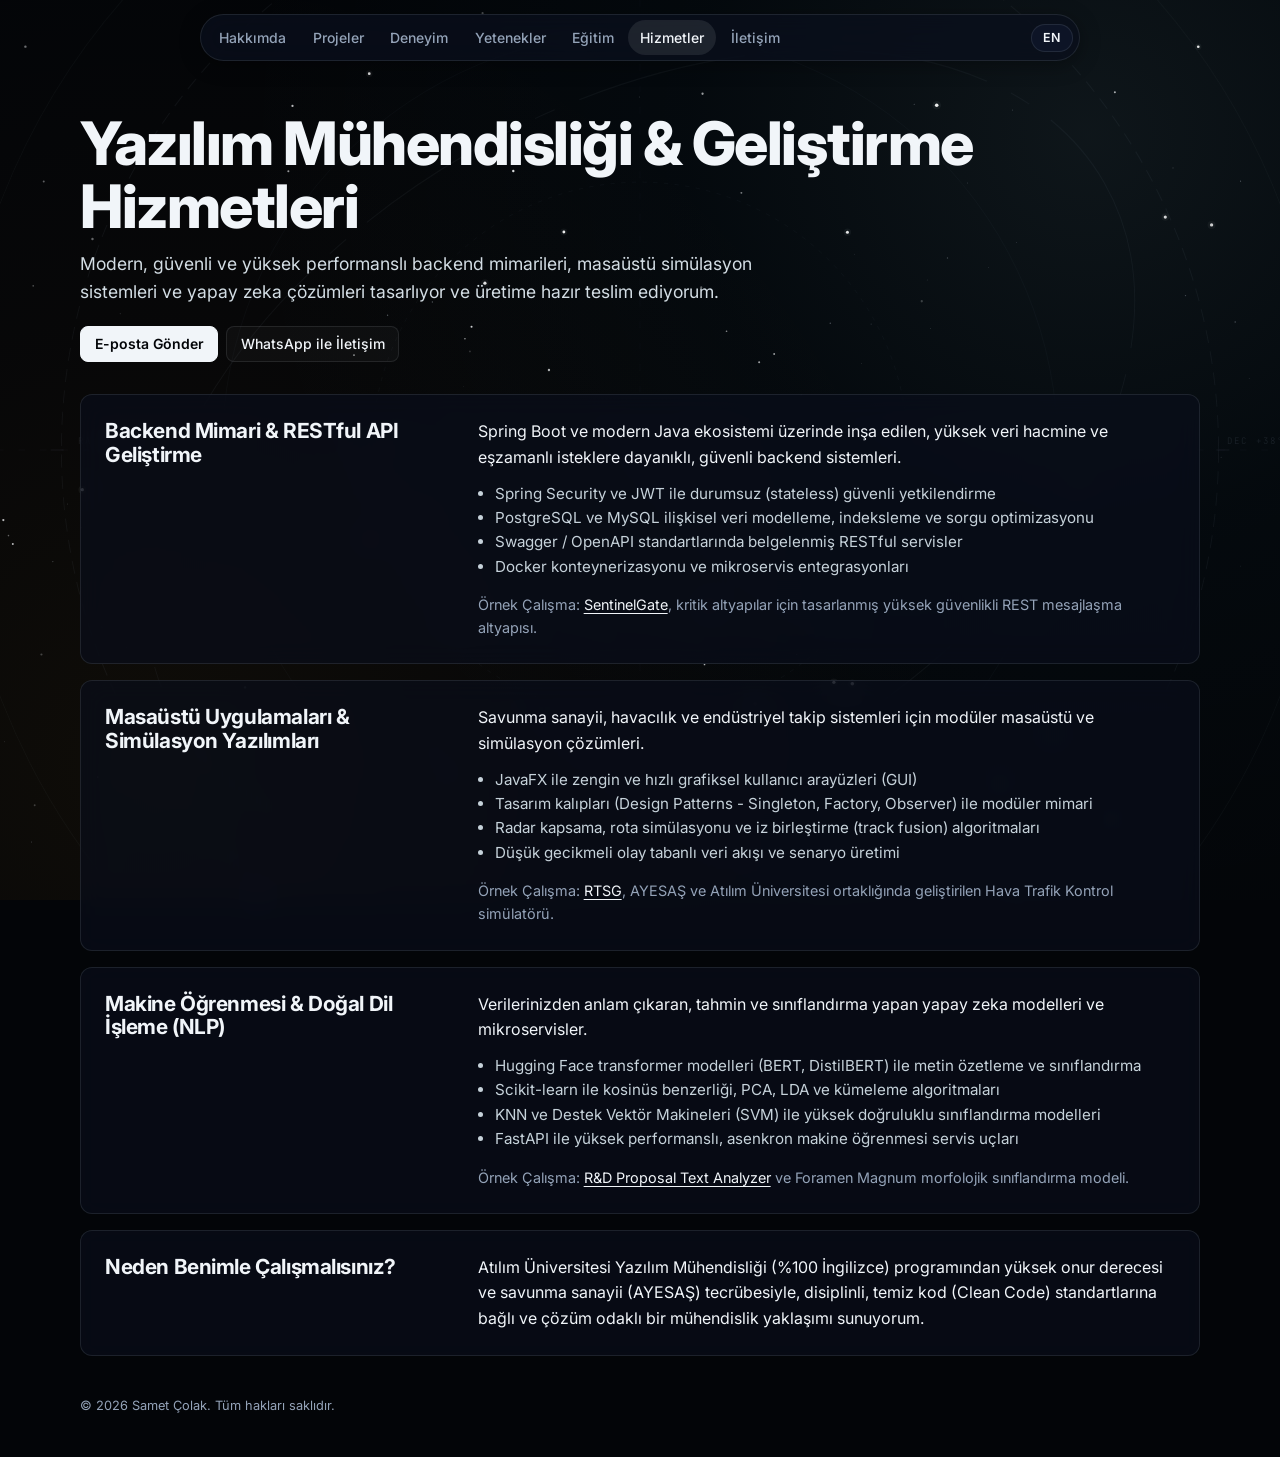
<file: consulting.html>
<!doctype html>
<html lang="tr" data-title-en="Software Engineering &amp; Development Services | Samet Çolak" data-title-tr="Yazılım Mühendisliği &amp; Geliştirme Hizmetleri | Samet Çolak">
<head>
<meta charset="utf-8">
<meta name="viewport" content="width=device-width, initial-scale=1">
<script>
(function(){var r=document.documentElement,l;r.classList.add('js');try{l=localStorage.getItem('site-lang')}catch(e){}
r.lang=l==='en'?'en':'tr';document.title=r.dataset['title'+(r.lang==='en'?'En':'Tr')]||r.dataset.titleTr})();
</script>
<title>Yazılım Mühendisliği &amp; Geliştirme Hizmetleri | Samet Çolak</title>
<meta name="description" content="Java, Spring Boot, PostgreSQL, Yapay Zeka ve Özel Yazılım Geliştirme Hizmetleri - Samet Çolak.">
<meta name="author" content="Samet Çolak">
<link rel="canonical" href="https://sametttclk.github.io/portfolio/consulting.html">
<meta property="og:url" content="https://sametttclk.github.io/portfolio/consulting.html">
<meta property="og:title" content="Yazılım Mühendisliği &amp; Geliştirme Hizmetleri | Samet Çolak">
<meta property="og:description" content="Java, Spring Boot, PostgreSQL, Yapay Zeka ve Simülasyon Yazılımları.">
<meta property="og:image" content="assets/img/portrait.jpg">
<meta name="theme-color" content="#060d14">
<link rel="icon" href="assets/img/flags/tr.svg" type="image/svg+xml">
<link rel="preconnect" href="https://fonts.googleapis.com">
<link rel="preconnect" href="https://fonts.gstatic.com" crossorigin>
<link rel="stylesheet" href="https://fonts.googleapis.com/css2?family=Inter:wght@400;500;600;700;800&family=JetBrains+Mono:wght@400;500&display=swap">
<link rel="stylesheet" href="assets/css/site.css">
</head>
<body>
<a class="skip" href="#main"><span lang="en">Skip to content</span><span lang="tr">İçeriğe atla</span></a>
<div id="bg" aria-hidden="true">
  <div class="orbit-layer">
    <svg class="orbit-svg" viewBox="0 0 1400 1400" fill="none" xmlns="http://www.w3.org/2000/svg">
      <circle cx="700" cy="700" r="640" stroke="rgba(148, 163, 184, 0.04)" stroke-width="1"/>
      <circle cx="700" cy="700" r="540" stroke="rgba(148, 163, 184, 0.065)" stroke-width="1" stroke-dasharray="12 8"/>
      <ellipse cx="700" cy="700" rx="500" ry="320" transform="rotate(-30 700 700)" stroke="rgba(148, 163, 184, 0.06)" stroke-width="1" stroke-dasharray="160 25 20 25"/>
      <line x1="700" y1="40" x2="700" y2="1360" stroke="rgba(148, 163, 184, 0.03)" stroke-width="1" stroke-dasharray="6 14"/>
      <line x1="40" y1="700" x2="1360" y2="700" stroke="rgba(148, 163, 184, 0.03)" stroke-width="1" stroke-dasharray="6 14"/>
      <circle cx="700" cy="700" r="390" stroke="rgba(148, 163, 184, 0.045)" stroke-width="0.8"/>
      <circle cx="700" cy="700" r="250" stroke="rgba(148, 163, 184, 0.05)" stroke-width="0.8" stroke-dasharray="4 6"/>
      <path d="M700 60 v20 M690 70 h20" stroke="rgba(148, 163, 184, 0.14)" stroke-width="1"/>
      <path d="M700 1320 v20 M690 1330 h20" stroke="rgba(148, 163, 184, 0.14)" stroke-width="1"/>
      <path d="M60 700 h20 M70 690 v20" stroke="rgba(148, 163, 184, 0.14)" stroke-width="1"/>
      <path d="M1320 700 h20 M1330 690 v20" stroke="rgba(148, 163, 184, 0.14)" stroke-width="1"/>
      <g stroke="rgba(148, 163, 184, 0.08)" stroke-width="1">
        <line x1="700" y1="150" x2="700" y2="162"/>
        <line x1="700" y1="1238" x2="700" y2="1250"/>
        <line x1="150" y1="700" x2="162" y2="700"/>
        <line x1="1238" y1="700" x2="1250" y2="700"/>
        <line x1="318" y1="318" x2="326" y2="326"/>
        <line x1="1082" y1="318" x2="1074" y2="326"/>
        <line x1="318" y1="1082" x2="326" y2="1074"/>
        <line x1="1082" y1="1082" x2="1074" y2="1074"/>
      </g>
      <text x="714" y="166" fill="rgba(148, 163, 184, 0.13)" font-family="'JetBrains Mono', monospace" font-size="8.5" letter-spacing="2">TRAJECTORY // 2001-ODYSSEY</text>
      <text x="714" y="1245" fill="rgba(148, 163, 184, 0.13)" font-family="'JetBrains Mono', monospace" font-size="8.5" letter-spacing="2">EVENT HORIZON // R-640</text>
      <text x="1248" y="694" fill="rgba(148, 163, 184, 0.13)" font-family="'JetBrains Mono', monospace" font-size="8.5" letter-spacing="2">DEC +38°47'</text>
      <text x="175" y="694" fill="rgba(148, 163, 184, 0.13)" font-family="'JetBrains Mono', monospace" font-size="8.5" letter-spacing="2">RA 18h36m</text>
    </svg>
  </div>
</div>

<nav class="nav" aria-label="Main">
  <div class="nav-track">
    <a href="index.html#about"><span lang="en">About</span><span lang="tr">Hakkımda</span></a>
    <a href="index.html#projects"><span lang="en">Projects</span><span lang="tr">Projeler</span></a>
    <a href="index.html#experience"><span lang="en">Experience</span><span lang="tr">Deneyim</span></a>
    <a href="index.html#stack"><span lang="en">Stack</span><span lang="tr">Yetenekler</span></a>
    <a href="index.html#education"><span lang="en">Education</span><span lang="tr">Eğitim</span></a>
    <a href="consulting.html" data-on aria-current="page"><span lang="en">Services</span><span lang="tr">Hizmetler</span></a>
    <a href="index.html#contact"><span lang="en">Contact</span><span lang="tr">İletişim</span></a>
  </div>
  <button id="lang-toggle" type="button">EN</button>
</nav>

<header class="page-head wrap">
  <h1><span lang="en">Software Engineering &amp; Development Services</span><span lang="tr">Yazılım Mühendisliği &amp; Geliştirme Hizmetleri</span></h1>
  <p class="lede" lang="tr">Modern, güvenli ve yüksek performanslı backend mimarileri, masaüstü simülasyon sistemleri ve yapay zeka çözümleri tasarlıyor ve üretime hazır teslim ediyorum.</p>
  <p class="lede" lang="en">Designing and delivering modern, secure, and high-performance backend architectures, desktop simulation systems, and AI-driven solutions ready for production.</p>
  <div class="acts">
    <a class="act solid" href="mailto:sametcolakcmbm@gmail.com"><span lang="en">Send an Email</span><span lang="tr">E-posta Gönder</span></a>
    <a class="act" href="https://wa.me/905316993054" target="_blank" rel="noopener"><span lang="en">WhatsApp Chat</span><span lang="tr">WhatsApp ile İletişim</span></a>
  </div>
</header>

<main id="main" class="wrap">
  <section class="service">
    <h2><span lang="en">Backend Architecture &amp; RESTful APIs</span><span lang="tr">Backend Mimari &amp; RESTful API Geliştirme</span></h2>
    <div>
      <p lang="tr">Spring Boot ve modern Java ekosistemi üzerinde inşa edilen, yüksek veri hacmine ve eşzamanlı isteklere dayanıklı, güvenli backend sistemleri.</p>
      <p lang="en">Scalable, secure, and resilient backend systems built on Spring Boot and modern Java, designed for high throughput and concurrent workflows.</p>
      <ul lang="tr">
        <li>Spring Security ve JWT ile durumsuz (stateless) güvenli yetkilendirme</li>
        <li>PostgreSQL ve MySQL ilişkisel veri modelleme, indeksleme ve sorgu optimizasyonu</li>
        <li>Swagger / OpenAPI standartlarında belgelenmiş RESTful servisler</li>
        <li>Docker konteynerizasyonu ve mikroservis entegrasyonları</li>
      </ul>
      <ul lang="en">
        <li>Stateless authentication and RBAC with Spring Security &amp; JWT</li>
        <li>Relational database schema design, indexing, and query tuning in PostgreSQL/MySQL</li>
        <li>Fully documented RESTful APIs adhering to Swagger/OpenAPI standards</li>
        <li>Docker containerization and microservice readiness</li>
      </ul>
      <p class="proof" lang="tr">Örnek Çalışma: <a href="index.html#projects">SentinelGate</a>, kritik altyapılar için tasarlanmış yüksek güvenlikli REST mesajlaşma altyapısı.</p>
      <p class="proof" lang="en">Featured: <a href="index.html#projects">SentinelGate</a>, a high-assurance messaging backend engineered for critical infrastructure monitoring.</p>
    </div>
  </section>

  <section class="service">
    <h2><span lang="en">Desktop Applications &amp; Simulation Software</span><span lang="tr">Masaüstü Uygulamaları &amp; Simülasyon Yazılımları</span></h2>
    <div>
      <p lang="tr">Savunma sanayii, havacılık ve endüstriyel takip sistemleri için modüler masaüstü ve simülasyon çözümleri.</p>
      <p lang="en">Modular desktop applications and simulation tools engineered for defense, aerospace, and industrial tracking workflows.</p>
      <ul lang="tr">
        <li>JavaFX ile zengin ve hızlı grafiksel kullanıcı arayüzleri (GUI)</li>
        <li>Tasarım kalıpları (Design Patterns - Singleton, Factory, Observer) ile modüler mimari</li>
        <li>Radar kapsama, rota simülasyonu ve iz birleştirme (track fusion) algoritmaları</li>
        <li>Düşük gecikmeli olay tabanlı veri akışı ve senaryo üretimi</li>
      </ul>
      <ul lang="en">
        <li>Rich, responsive GUIs built with JavaFX</li>
        <li>Clean, modular software patterns (Singleton, Factory, Observer)</li>
        <li>Radar envelope modeling, flight track simulation, and track-fusion test tools</li>
        <li>Low-latency, event-driven data flow and dynamic scenario generation</li>
      </ul>
      <p class="proof" lang="tr">Örnek Çalışma: <a href="index.html#projects">RTSG</a>, AYESAŞ ve Atılım Üniversitesi ortaklığında geliştirilen Hava Trafik Kontrol simülatörü.</p>
      <p class="proof" lang="en">Featured: <a href="index.html#projects">RTSG</a>, an Air Traffic Control and military radar simulation tool developed with AYESAŞ and Atılım University.</p>
    </div>
  </section>

  <section class="service">
    <h2><span lang="en">Machine Learning &amp; NLP Services</span><span lang="tr">Makine Öğrenmesi &amp; Doğal Dil İşleme (NLP)</span></h2>
    <div>
      <p lang="tr">Verilerinizden anlam çıkaran, tahmin ve sınıflandırma yapan yapay zeka modelleri ve mikroservisler.</p>
      <p lang="en">AI models and intelligent microservices that extract insights, automate classification, and make predictive decisions from complex data.</p>
      <ul lang="tr">
        <li>Hugging Face transformer modelleri (BERT, DistilBERT) ile metin özetleme ve sınıflandırma</li>
        <li>Scikit-learn ile kosinüs benzerliği, PCA, LDA ve kümeleme algoritmaları</li>
        <li>KNN ve Destek Vektör Makineleri (SVM) ile yüksek doğruluklu sınıflandırma modelleri</li>
        <li>FastAPI ile yüksek performanslı, asenkron makine öğrenmesi servis uçları</li>
      </ul>
      <ul lang="en">
        <li>Text classification and summarization with Hugging Face transformers (BERT, DistilBERT)</li>
        <li>Feature extraction, cosine similarity, PCA, LDA, and clustering with Scikit-learn</li>
        <li>High-accuracy predictive models using SVM and KNN classifiers</li>
        <li>Async, high-speed ML inference microservices powered by FastAPI</li>
      </ul>
      <p class="proof" lang="tr">Örnek Çalışma: <a href="index.html#projects">R&amp;D Proposal Text Analyzer</a> ve Foramen Magnum morfolojik sınıflandırma modeli.</p>
      <p class="proof" lang="en">Featured: <a href="index.html#projects">R&amp;D Proposal Text Analyzer</a> and the Foramen Magnum cranial classification model.</p>
    </div>
  </section>

  <section class="service">
    <h2><span lang="en">Why Work With Me?</span><span lang="tr">Neden Benimle Çalışmalısınız?</span></h2>
    <div>
      <p lang="tr">Atılım Üniversitesi Yazılım Mühendisliği (%100 İngilizce) programından yüksek onur derecesi ve savunma sanayii (AYESAŞ) tecrübesiyle, disiplinli, temiz kod (Clean Code) standartlarına bağlı ve çözüm odaklı bir mühendislik yaklaşımı sunuyorum.</p>
      <p lang="en">With a rigorous software engineering degree (%100 English) completed with High Honors and hands-on defense industry experience at AYESAŞ, I deliver structured, clean, and reliable software designed to excel in demanding environments.</p>
    </div>
  </section>
</main>

<footer class="footer wrap">
  <p lang="tr">© 2026 Samet Çolak. Tüm hakları saklıdır.</p>
  <p lang="en">© 2026 Samet Çolak. All rights reserved.</p>
</footer>
<script src="assets/js/site.js"></script>
</body>
</html>
</file>
<file: assets/css/site.css>
:root {
  --side: 320px;
  --bg: #030508;
  --ink: #f1f5f9;
  --mute: #94a3b8;
  --line: rgba(226, 232, 240, 0.1);
  --card: rgba(10, 15, 28, 0.65);
  --accent: #6cc4b4;
  --gold: #f59e0b;
  color-scheme: dark;
}

* { box-sizing: border-box; }
html { scroll-behavior: smooth; scroll-padding-top: 5.5rem; interpolate-size: allow-keywords; }
body {
  margin: 0;
  background-color: var(--bg);
  color: var(--ink);
  font: 400 1rem/1.6 Inter, system-ui, sans-serif;
  overflow-x: hidden;
}
img { max-width: 100%; height: auto; display: block; }
a { color: inherit; }
ul { list-style: none; margin: 0; padding: 0; }
h1, h2, h3, p { margin: 0; }
[hidden] { display: none !important; }
html[lang="en"] body [lang="es"], html[lang="en"] body [lang="tr"],
html[lang="tr"] body [lang="en"], html[lang="tr"] body [lang="es"],
html[lang="es"] body [lang="en"], html[lang="es"] body [lang="tr"] { display: none !important; }
:focus-visible { outline: 2px solid var(--accent); outline-offset: 2px; }

#bg {
  position: fixed;
  inset: 0;
  z-index: -10;
  pointer-events: none;
  background-color: #030508;
  background-image:
    radial-gradient(circle at 85% 15%, rgba(148, 220, 240, 0.08) 0%, rgba(56, 189, 248, 0.025) 30%, transparent 65%),
    radial-gradient(circle at 12% 85%, rgba(245, 158, 11, 0.05) 0%, rgba(217, 119, 6, 0.018) 32%, transparent 60%);
  background-repeat: no-repeat;
  overflow: hidden;
}

#bg canvas {
  position: absolute;
  inset: 0;
  width: 100%;
  height: 100%;
  display: block;
  pointer-events: none;
}

.orbit-layer {
  position: absolute;
  top: 50%;
  left: 50%;
  width: min(1500px, 140vw);
  height: min(1500px, 140vw);
  margin-top: calc(-1 * min(1500px, 140vw) / 2);
  margin-left: calc(-1 * min(1500px, 140vw) / 2);
  display: flex;
  align-items: center;
  justify-content: center;
  pointer-events: none;
  animation: orbitRotate 180s linear infinite;
  transform-origin: center center;
}

.orbit-svg {
  width: 100%;
  height: 100%;
  display: block;
}

@keyframes orbitRotate {
  from { transform: rotate(0deg); }
  to { transform: rotate(360deg); }
}

@media (prefers-reduced-motion: reduce) {
  .orbit-layer {
    animation: none !important;
  }
}

.skip { position: absolute; left: -999px; }
.skip:focus { left: 1rem; top: 1rem; z-index: 20; background: var(--ink); color: var(--bg); padding: .5rem 1rem; }
.wrap { width: min(1120px, 100% - 2.5rem); margin-inline: auto; }
.wide { width: min(1320px, 100% - 2.5rem); margin-inline: auto; }

.nav {
  position: fixed; z-index: 10; top: .9rem; left: 50%; translate: -50% 0;
  display: flex; align-items: center; justify-content: space-between;
  width: min(880px, calc(100% - 1.5rem));
  max-width: calc(100% - 1.5rem);
  padding: .3rem .4rem;
  background: rgba(10, 15, 28, 0.75);
  backdrop-filter: blur(14px);
  -webkit-backdrop-filter: blur(14px);
  border: 1px solid var(--line);
  border-radius: 999px;
  box-shadow: 0 4px 20px rgba(0, 0, 0, 0.35);
}
.nav-track {
  display: flex;
  align-items: center;
  gap: .15rem;
  overflow-x: auto;
  scrollbar-width: none;
  -webkit-overflow-scrolling: touch;
  flex: 1;
  min-width: 0;
  padding-right: .2rem;
}
.nav-track::-webkit-scrollbar { display: none; }
.nav a { flex: none; padding: .4rem .75rem; border-radius: 999px; font-size: .875rem; font-weight: 500; text-decoration: none; white-space: nowrap; color: var(--mute); transition: color .2s, background .2s; }
.nav a:hover, .nav a[data-on] { color: var(--ink); background: rgba(255, 255, 255, .09); }
#lang-toggle { flex: none; margin-left: .35rem; background: rgba(15, 23, 42, 0.85); padding: .35rem .7rem; font: 600 .78rem Inter, sans-serif; color: var(--ink); border: 1px solid var(--line); border-radius: 999px; cursor: pointer; transition: border-color .2s, background .2s; }
#lang-toggle:hover { border-color: var(--accent); background: rgba(255, 255, 255, 0.1); }

.hero {
  display: grid; grid-template-columns: var(--side) minmax(0, 1fr); gap: 2rem; align-items: center;
  padding-block: 7.5rem 3rem;
}
.portrait {
  justify-self: center; width: 220px; height: 220px; object-fit: cover; object-position: 50% 80%;
  border-radius: 50%; border: 2px solid rgba(148, 163, 184, 0.35);
  box-shadow: 0 0 0 8px rgba(148, 163, 184, 0.05), 0 20px 50px rgba(0, 0, 0, 0.65);
}
h1 { font-size: clamp(2.3rem, 5.2vw, 3.75rem); font-weight: 800; line-height: 1.05; letter-spacing: -.025em; }
.typed { min-height: 1.6em; margin-top: .6rem; font: 400 clamp(.86rem, 1.6vw, 1.06rem)/1.6 "JetBrains Mono", monospace; color: var(--accent); }
.typed i { display: inline-block; width: .55em; height: 1.05em; margin-left: .15em; vertical-align: -.15em; background: var(--accent); animation: blink 1.1s steps(2) infinite; }
.typed.static i { display: none; }
@keyframes blink { 50% { opacity: 0; } }
.bio { max-width: 68ch; margin-top: 1rem; color: #d3dde4; }
.js .hero > * { animation: rise .7s cubic-bezier(.2, .7, .2, 1) backwards; }
.js .hero-copy { animation-delay: .12s; }
@keyframes rise { from { opacity: 0; transform: translateY(14px); } }

.acts { display: flex; flex-wrap: wrap; gap: .5rem; margin-top: 1.25rem; }
.act {
  display: inline-flex; align-items: center; gap: .45rem; min-height: 2.25rem; padding: .35rem .85rem;
  font-size: .875rem; font-weight: 500; text-decoration: none;
  border: 1px solid var(--line); border-radius: 8px; background: rgba(255, 255, 255, .03);
  transition: border-color .2s, background .2s, transform .2s;
}
.act:hover { border-color: rgba(255, 255, 255, .4); background: rgba(255, 255, 255, .08); transform: translateY(-1px); }
.act.solid { background: var(--ink); color: var(--bg); border-color: var(--ink); font-weight: 600; }
.act.solid:hover { background: #fff; }
.act img { width: 16px; height: 16px; }

.stars { display: inline-flex; align-items: center; gap: .25rem; font-size: .78rem; color: var(--gold); text-decoration: none; }
.stars svg { width: 13px; height: 13px; fill: currentColor; }
.stars b { font-weight: 600; }
.stars.inline { margin-left: .15rem; }
.forks { font-size: .78rem; color: var(--mute); }

.section { padding-block: 0 3rem; }
.layout { display: grid; grid-template-columns: var(--side) minmax(0, 1fr); gap: 2rem; align-items: start; }
.side { align-self: stretch; }
.content { min-width: 0; }
.side-card { padding: 1.25rem; margin-bottom: 1rem; }
.side h2 { font-size: 1.15rem; letter-spacing: -.01em; margin-bottom: .9rem; }
#contact { position: sticky; top: 4.4rem; z-index: 2; background: rgba(10, 15, 28, 0.78); backdrop-filter: blur(14px); -webkit-backdrop-filter: blur(14px); border: 1px solid var(--line); border-radius: 12px; }
.side-rest > section { scroll-margin-top: 14.5rem; }
.contact-list { display: grid; gap: .65rem; margin-bottom: 1rem; font-size: .92rem; }
.contact-list li { display: flex; align-items: center; gap: .7rem; }
.contact-list svg, .contact-list img { flex: none; width: 20px; height: 15px; object-fit: cover; border-radius: 2px; }
.contact-list svg { height: 18px; color: var(--mute); }
.contact-list a { text-decoration: none; }
.contact-list a:hover { color: var(--accent); }
#contact .act { justify-content: center; width: 100%; }
h2 { font-size: clamp(1.8rem, 3.6vw, 2.5rem); font-weight: 700; letter-spacing: -.02em; line-height: 1.15; margin-bottom: 1.25rem; }

.filters { display: flex; flex-wrap: wrap; gap: .4rem; margin-bottom: 1.25rem; }
.filters button { padding: .35rem .8rem; font: 500 .875rem Inter, sans-serif; color: var(--mute); background: rgba(10, 15, 28, 0.6); backdrop-filter: blur(8px); -webkit-backdrop-filter: blur(8px); border: 1px solid var(--line); border-radius: 8px; cursor: pointer; transition: color .2s, background .2s, border-color .2s; }
.filters button:hover { color: var(--ink); border-color: rgba(226, 232, 240, 0.25); }
.filters button[aria-pressed="true"] { color: #030508; background: var(--ink); border-color: var(--ink); }

.panel { padding: 1.5rem; background: var(--card); backdrop-filter: blur(12px); -webkit-backdrop-filter: blur(12px); border: 1px solid var(--line); border-radius: 12px; }
.sec-head { display: flex; flex-wrap: wrap; align-items: baseline; justify-content: space-between; gap: .5rem 1rem; margin-bottom: 1.25rem; }
.sec-head h2 { margin: 0; }
.stars.total { font-size: .9rem; }
.stars.total svg { width: 15px; height: 15px; align-self: center; }
.stars.total span { color: var(--mute); margin-left: .1rem; }

.card {
  --x: 50%; --y: 0;
  position: relative; display: grid; grid-template-columns: 200px minmax(0, 1fr); gap: 1.5rem; padding-block: 1.5rem;
  border-top: 1px solid var(--line);
}
.card::before {
  content: ""; position: absolute; inset: 0 -1.5rem; pointer-events: none; opacity: 0; transition: opacity .25s;
  background: radial-gradient(420px circle at var(--x) var(--y), rgba(108, 196, 180, .08), transparent 70%);
}
.card:hover::before { opacity: 1; }
.card > * { position: relative; }
.card:last-of-type { padding-bottom: .25rem; }
#grid { display: grid; grid-template-columns: repeat(2, minmax(0, 1fr)); column-gap: 1.5rem; }
#grid > * { grid-column: 1 / -1; }
#grid > .card.feature { grid-column: auto; grid-template-columns: minmax(0, 1fr); align-content: start; }
.card.feature::before { inset: 0; }
.card.feature .thumb { width: 100%; height: auto; aspect-ratio: 16 / 9; }
.thumb video { display: block; width: 100%; height: 100%; object-fit: cover; background: #0e1621; }
.card.private { grid-template-columns: minmax(0, 1fr); padding-block: 1.1rem; }
.private-head { margin-top: 2rem; padding-bottom: .9rem; font-size: 1rem; font-weight: 600; color: var(--mute); }
.card-body { display: flex; flex-direction: column; gap: .6rem; min-width: 0; }
.card-head { display: flex; flex-direction: column; align-items: flex-start; gap: .4rem; }
.card-name { font-size: .82rem; font-weight: 600; color: var(--accent); }
.card h3 { font-size: 1.1rem; font-weight: 700; line-height: 1.3; }
.card p { font-size: .92rem; line-height: 1.55; color: #c6d2da; max-width: 75ch; }
.card .acts { margin-top: .15rem; }
.card .act { min-height: 2rem; font-size: .8rem; padding: .25rem .7rem; }
.thumb { display: block; width: 200px; height: 125px; overflow: hidden; border: 1px solid var(--line); border-radius: 8px; background: #fff; }
.thumb img { width: 100%; height: 100%; object-fit: cover; object-position: top; transition: transform .5s; }
.card:hover a.thumb img { transform: scale(1.04); }
.thumb.tile { display: flex; align-items: center; justify-content: center; gap: 1rem; background: rgba(255, 255, 255, .05); }
.thumb.tile img { width: 30px; height: 30px; object-fit: contain; }

.badges { display: flex; flex-wrap: wrap; align-items: center; gap: .35rem .5rem; }
.badge { padding: .1rem .55rem; font-size: .72rem; font-weight: 600; color: #cfdae1; border: 1px solid var(--line); border-radius: 999px; }
.badge.prod { color: #8fe3c9; border-color: rgba(108, 196, 180, .5); background: rgba(108, 196, 180, .1); }
.badge.dev { color: #f4c776; border-color: rgba(240, 174, 54, .45); }

.chips { display: flex; flex-wrap: wrap; gap: .3rem; }
.chips li { display: inline-flex; align-items: center; gap: .3rem; padding: .12rem .5rem; font-size: .72rem; color: #c6d2da; border: 1px solid var(--line); border-radius: 999px; background: rgba(255, 255, 255, .03); }
.chips img { width: 13px; height: 13px; }
.chips.big { gap: .35rem; }
.chips.big li { padding: .2rem .55rem; font-size: .78rem; color: var(--ink); background: rgba(10, 15, 28, 0.6); backdrop-filter: blur(8px); -webkit-backdrop-filter: blur(8px); border: 1px solid var(--line); transition: border-color .2s, transform .2s; }
.chips.big li:hover { border-color: rgba(226, 232, 240, 0.35); transform: translateY(-1px); }
.chips.big img { width: 15px; height: 15px; }

.more { display: block; margin: 1.25rem auto 0; padding: .45rem 1.1rem; font: 500 .9rem Inter, sans-serif; color: var(--ink); background: rgba(10, 15, 28, 0.6); backdrop-filter: blur(8px); -webkit-backdrop-filter: blur(8px); border: 1px solid var(--line); border-radius: 8px; cursor: pointer; }
.more:hover { border-color: rgba(255, 255, 255, .4); }
.also { margin-top: 1.25rem; font-size: .875rem; color: var(--mute); }
.also a { margin-left: .6rem; color: var(--ink); text-underline-offset: 3px; }
#experience .also a { margin-left: 0; }

.stack-group + .stack-group { margin-top: 1rem; }
.stack-group h3 { font-size: .85rem; font-weight: 600; color: var(--mute); margin-bottom: .45rem; }
.anim .stack-group li { opacity: 0; }
.anim .stack-group.in li { animation: rise .4s ease-out backwards; animation-delay: calc(var(--i) * 28ms); opacity: 1; }

.job { background: var(--card); backdrop-filter: blur(12px); -webkit-backdrop-filter: blur(12px); border: 1px solid var(--line); border-radius: 10px; margin-bottom: .6rem; }
.job summary { display: flex; gap: 1rem; align-items: center; padding: .85rem 1.15rem; cursor: pointer; list-style: none; }
.job summary::-webkit-details-marker { display: none; }
.job-title { flex: 1; min-width: 0; }
.job strong, .rows strong { display: block; font-weight: 600; }
.org { display: block; font-size: .875rem; color: var(--mute); }
.yr { display: inline-flex; align-items: center; gap: .6rem; flex: none; font-size: .85rem; color: var(--mute); }
.chev { width: 14px; height: 14px; transition: rotate .25s; }
.job[open] > summary .chev { rotate: 180deg; }
.job::details-content { height: 0; overflow: hidden; transition: height .28s ease, content-visibility .28s allow-discrete; }
.job[open]::details-content { height: auto; }
.job-body { padding: 0 1.15rem 1.1rem; }
.job-body > ul:not(.chips) { list-style: disc; padding-left: 1.1rem; margin-bottom: .8rem; font-size: .92rem; color: #c6d2da; }
.job-body > ul:not(.chips) li + li { margin-top: .2rem; }

.mini { flex: none; display: grid; grid-template: minmax(0, 1fr) / minmax(0, 1fr); width: 68px; height: 46px; padding: .3rem; background: #fff; border-radius: 6px; }
.side .mini { width: 52px; height: 38px; padding: .25rem; }
.mini img { width: 100%; height: 100%; object-fit: contain; }
.rows li { display: flex; align-items: flex-start; gap: .75rem; padding-block: .7rem; font-size: .875rem; line-height: 1.4; }
.rows li:first-child { padding-top: 0; }
.rows li:last-child { padding-bottom: 0; }
.rows li + li { border-top: 1px solid var(--line); }
.rows .org { font-size: .8rem; margin-top: .15rem; }
.courses { display: grid; gap: .55rem; margin-top: .9rem; padding-top: .9rem; border-top: 1px solid var(--line); font-size: .85rem; line-height: 1.35; }
.courses .org { font-size: .76rem; }
.edu-title { flex: 1; min-width: 0; }

.pubs { display: grid; gap: 1rem; }
.pub { display: flex; align-items: center; gap: 1.25rem; text-decoration: none; }
.pub + .pub { padding-top: 1rem; border-top: 1px solid var(--line); }
.pub img { flex: none; width: 120px; height: 75px; object-fit: cover; border-radius: 6px; background: #fff; }
.pub strong { display: block; font-weight: 600; }
.pub:hover strong { text-decoration: underline; text-underline-offset: 3px; }

.langs { display: grid; gap: .8rem; font-size: .875rem; line-height: 1.4; }
.langs li { display: flex; align-items: flex-start; gap: .75rem; }
.langs img { flex: none; width: 32px; height: 24px; margin-top: .1rem; object-fit: cover; border-radius: 3px; }
.langs strong { display: block; font-weight: 600; }
.langs .org { font-size: .8rem; }

.socials { display: flex; flex-wrap: wrap; gap: .9rem; margin-top: 1.4rem; }
.socials a { display: block; color: var(--ink); line-height: 0; transition: color .2s, transform .2s; }
.socials a:hover { color: var(--accent); transform: translateY(-2px); }
.act img.flag { width: 20px; height: 15px; object-fit: cover; border-radius: 2px; }

.footer { padding-block: 1.5rem 2.5rem; font-size: .8rem; color: var(--mute); }

/* Consulting page */
.page-head { padding-block: 7rem 2rem; }
.lede { max-width: 62ch; margin-top: .75rem; font-size: 1.1rem; color: #d3dde4; }
.service { display: grid; grid-template-columns: 1fr 2fr; gap: 1.5rem; margin-bottom: 1rem; padding: 1.5rem; background: var(--card); backdrop-filter: blur(12px); -webkit-backdrop-filter: blur(12px); border: 1px solid var(--line); border-radius: 12px; }
.service h2 { font-size: 1.3rem; margin: 0; }
.service ul { list-style: disc; padding-left: 1.1rem; margin-top: .7rem; font-size: .95rem; color: #c6d2da; }
.proof { margin-top: .9rem; font-size: .9rem; color: var(--mute); }
.proof a { color: var(--ink); text-underline-offset: 3px; }
.advice { margin-block: 1.5rem 2rem; }
.advice a { margin-left: 0; }

@media (min-width: 1001px) {
  .narrow-only { display: none; }
}
@media (max-width: 1000px) {
  .hero { grid-template-columns: 220px minmax(0, 1fr); }
  .layout { display: flex; flex-direction: column; align-items: stretch; gap: 0; }
  .side, .side-rest { display: contents; }
  #contact { position: static; order: 0; background: var(--card); }
  .content { order: 1; }
  .side-rest > section { order: 2; scroll-margin-top: 0; }
}
@media (max-width: 900px) {
  .service { grid-template-columns: 1fr; }
}
@media (max-width: 640px) {
  .nav {
    top: .5rem;
    left: .65rem;
    right: .65rem;
    width: auto;
    max-width: none;
    translate: none;
    padding: .25rem .3rem .25rem .35rem;
  }
  .nav-track {
    gap: .1rem;
    mask-image: linear-gradient(to right, black calc(100% - 16px), transparent 100%);
    -webkit-mask-image: linear-gradient(to right, black calc(100% - 16px), transparent 100%);
  }
  .nav a {
    padding: .3rem .52rem;
    font-size: .8rem;
  }
  #lang-toggle {
    margin-left: .25rem;
    padding: .3rem .55rem;
    font-size: .75rem;
  }
  .hero { grid-template-columns: 1fr; gap: 1.25rem; padding-block: 4.8rem 2rem; }
  .portrait { width: 140px; height: 140px; object-position: 50% 80%; }
  .panel { padding: 1rem; }
  .card { grid-template-columns: 1fr; gap: .9rem; }
  .card::before { inset: 0 -1rem; }
  #grid > .card.feature { grid-column: 1 / -1; }
  .thumb { width: 100%; height: auto; aspect-ratio: 16 / 9; }
  .job summary { flex-wrap: wrap; padding-inline: .9rem; }
  .job summary .job-title { flex-basis: calc(100% - 68px - 1rem); }
  .job summary .yr { margin-left: calc(68px + 1rem); }
  .job-body { padding-inline: .9rem; }
  .pub img { width: 84px; height: 56px; }
  .socials { gap: .6rem; }
  .socials svg { width: 28px; height: 28px; }
  .section { padding-block: 0 2.25rem; }
  .also a { display: inline-block; margin: .2rem .6rem 0 0; }
}
@media (prefers-reduced-motion: reduce) {
  html { scroll-behavior: auto; }
  *, *::before, *::after { animation: none !important; transition: none !important; }
}
</file>
